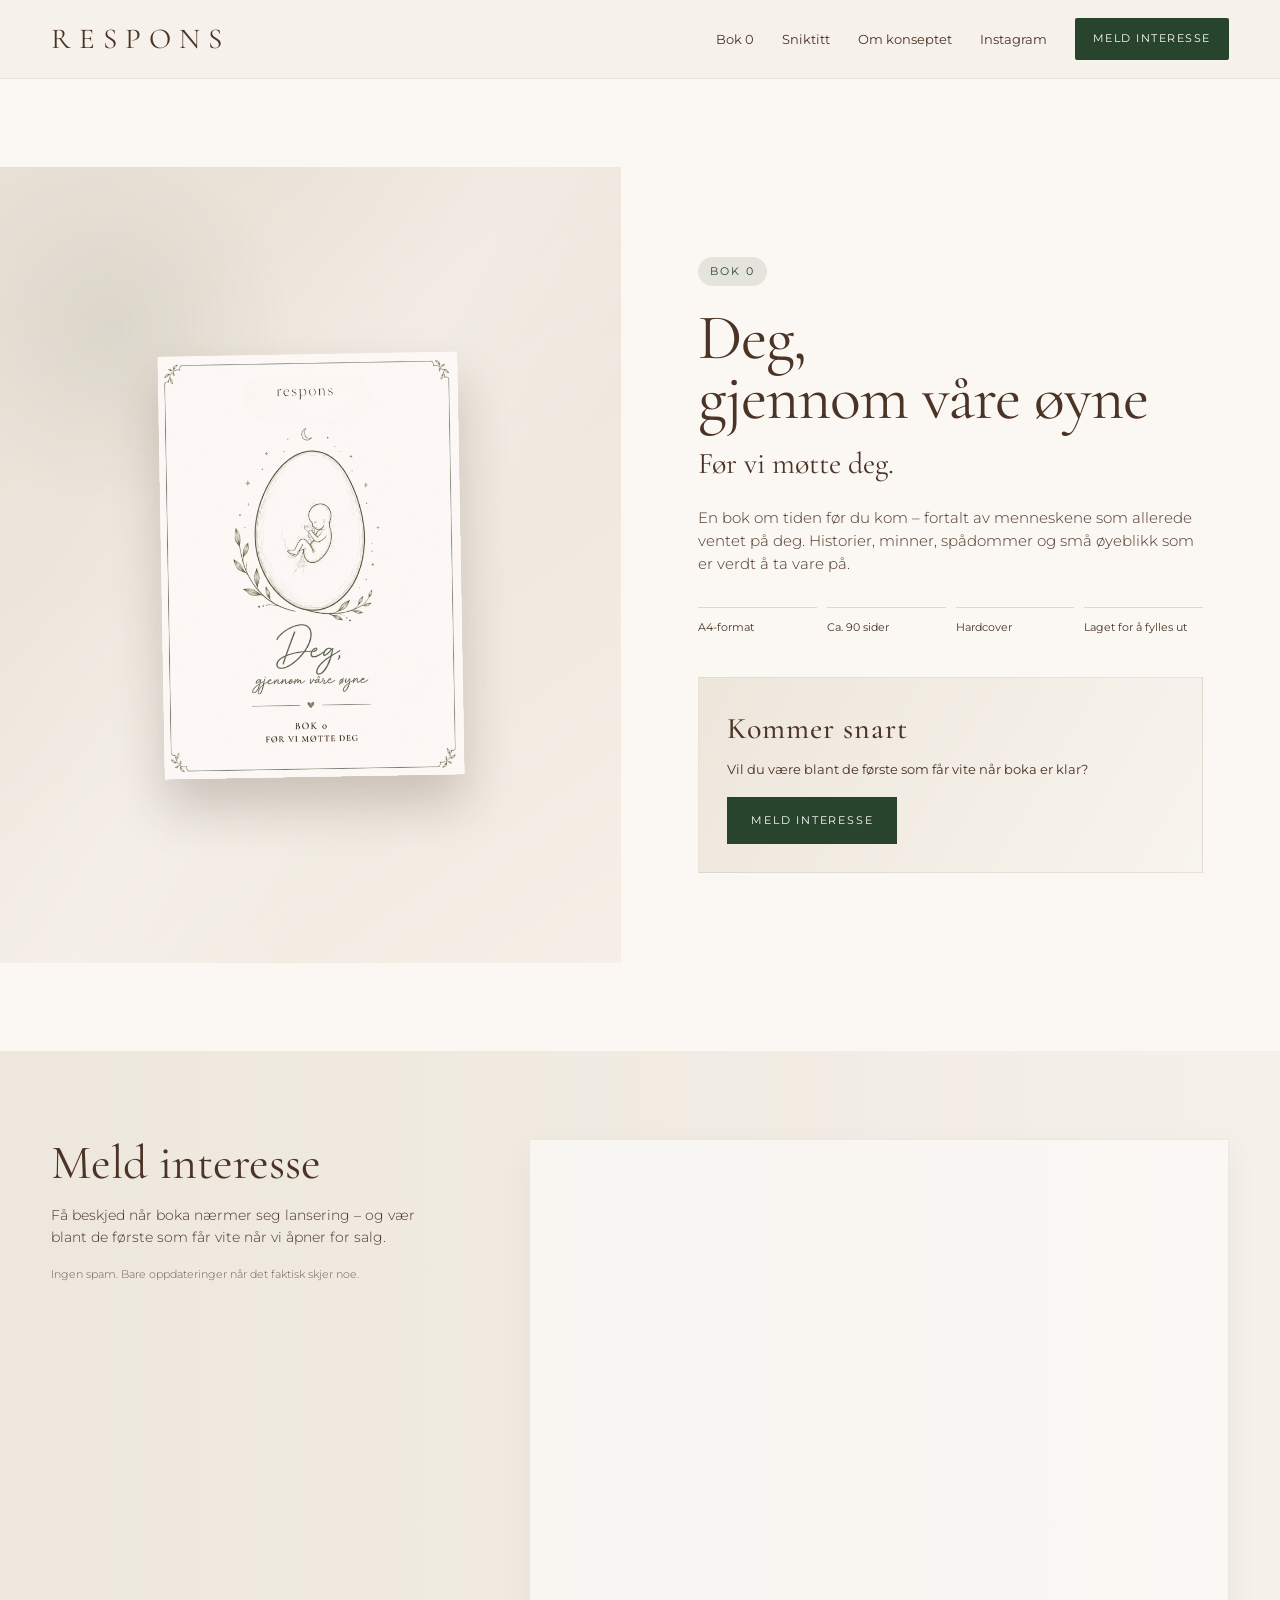
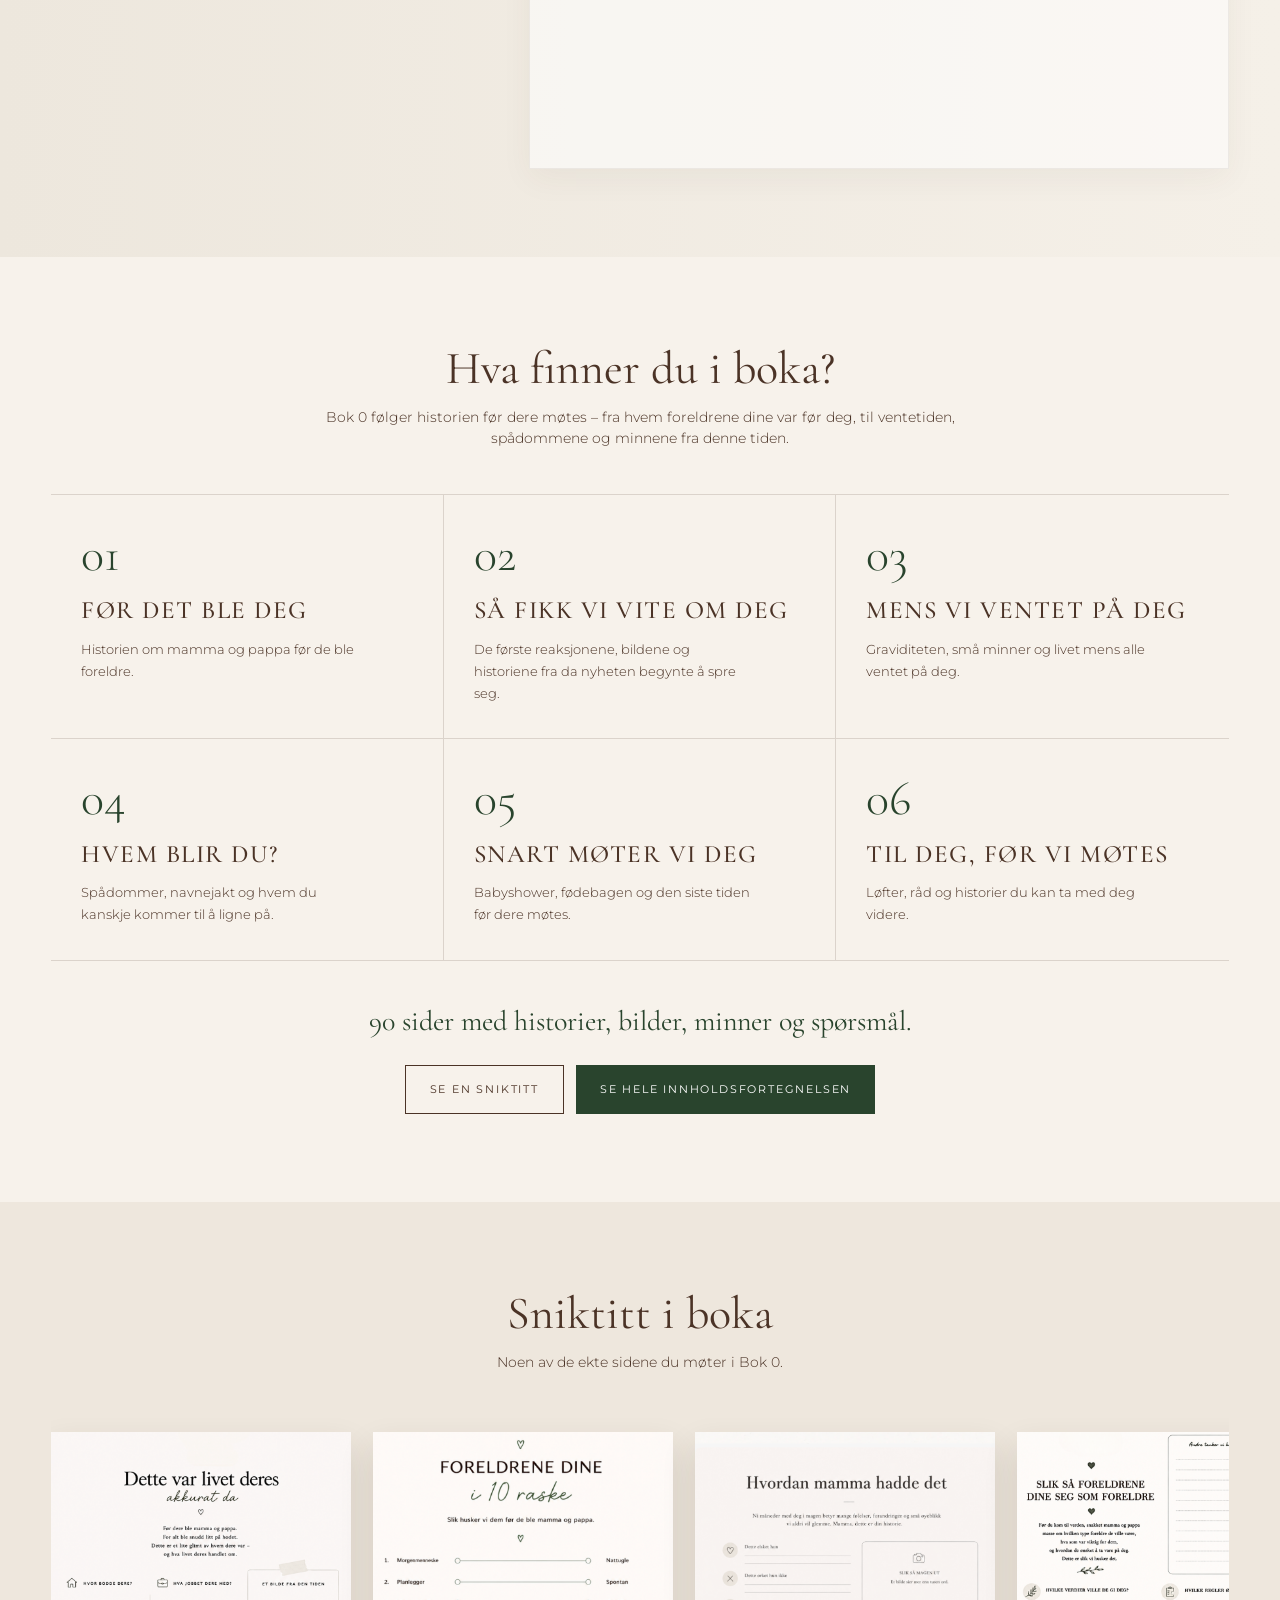
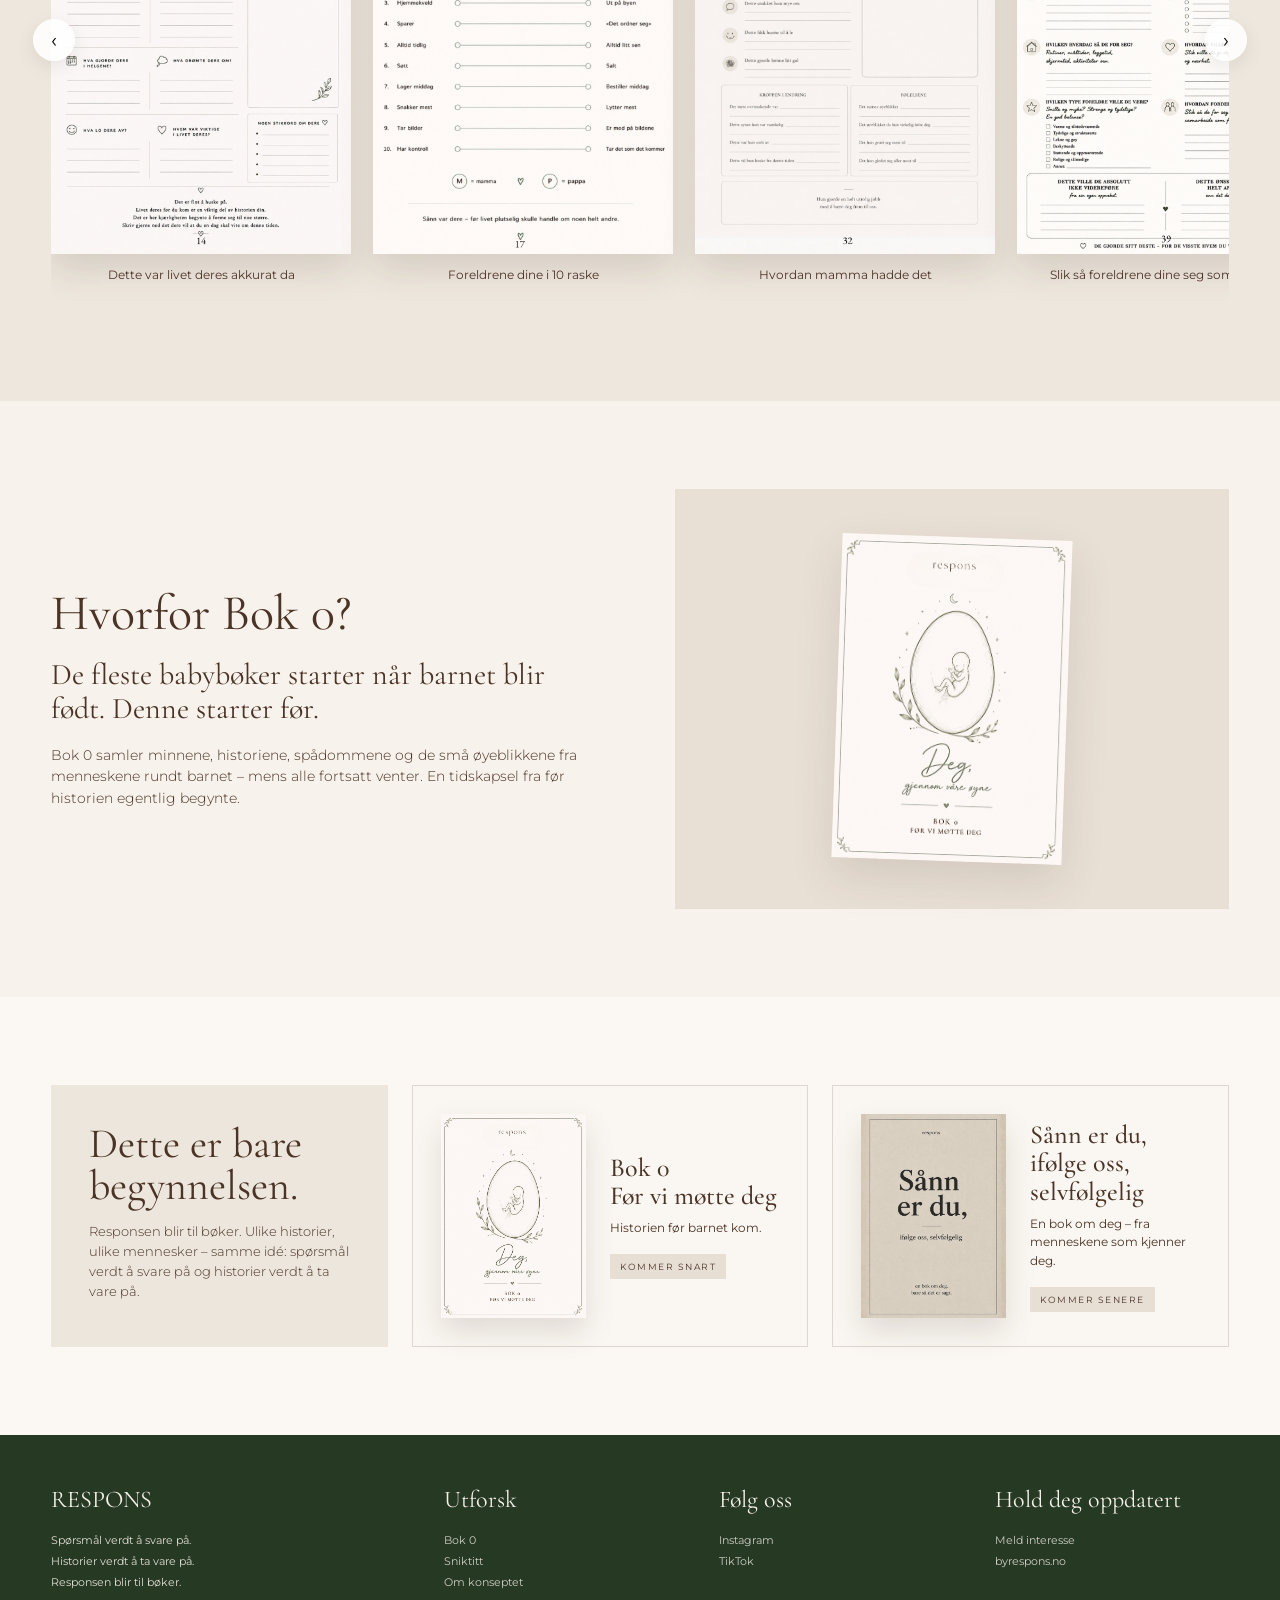
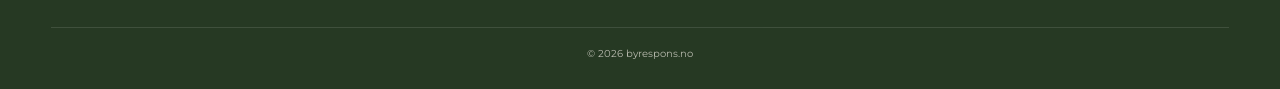
<file: index.html>
<!DOCTYPE html>
<html lang="no">
<head>
  <meta charset="UTF-8">
  <meta name="viewport" content="width=device-width, initial-scale=1.0">
  <meta name="description" content="RESPONS lager bøker som samler historier, minner og spørsmål verdt å ta vare på. Bok 0 – Før vi møtte deg – kommer snart.">
  <title>RESPONS – Bok 0 kommer snart</title>
  <link rel="preconnect" href="https://fonts.googleapis.com">
  <link rel="preconnect" href="https://fonts.gstatic.com" crossorigin>
  <link href="https://fonts.googleapis.com/css2?family=Cormorant+Garamond:wght@300;400;500;600&family=Montserrat:wght@300;400;500&display=swap" rel="stylesheet">
  <style>
    :root{
      --cream:#f7f2eb;
      --cream-2:#efe7dc;
      --paper:#fbf8f3;
      --green:#29442d;
      --green-soft:#6f7f64;
      --brown:#4b3326;
      --line:rgba(75,51,38,.16);
      --shadow:0 18px 45px rgba(60,43,31,.12);
    }
    *{box-sizing:border-box;margin:0;padding:0}
    html{scroll-behavior:smooth}
    body{font-family:"Montserrat",Arial,sans-serif;background:var(--cream);color:var(--brown);line-height:1.55}
    img{max-width:100%;display:block}
    a{color:inherit}
    button,input,select,textarea{font:inherit}
    .container{width:min(1180px,92vw);margin:0 auto}
    .serif{font-family:"Cormorant Garamond",Georgia,serif}

    header{position:sticky;top:0;z-index:20;background:rgba(247,242,235,.93);backdrop-filter:blur(12px);border-bottom:1px solid rgba(75,51,38,.08)}
    .nav{height:78px;display:flex;align-items:center;justify-content:space-between;gap:32px}
    .brand{font-family:"Cormorant Garamond",Georgia,serif;font-size:29px;letter-spacing:8px;text-decoration:none}
    .nav-links{display:flex;align-items:center;gap:28px;font-size:13px}
    .nav-links a{text-decoration:none}
    .nav-links a:hover{opacity:.6}
    .nav-cta{background:var(--green);color:white;padding:12px 18px;border-radius:2px;text-transform:uppercase;letter-spacing:1.5px;font-size:11px}

    .hero{display:grid;grid-template-columns:1fr 1.06fr;min-height:760px;background:var(--paper)}
    .hero-visual{position:relative;display:flex;align-items:center;justify-content:center;overflow:hidden;padding:64px 8vw;background:
      radial-gradient(circle at 18% 20%,rgba(41,68,45,.08),transparent 22%),
      linear-gradient(145deg,#e9e0d5,#f5efe7)}
    .hero-visual:before{content:"";position:absolute;inset:0;background:linear-gradient(120deg,transparent 25%,rgba(255,255,255,.45) 48%,transparent 70%);opacity:.55}
    .book-cover{position:relative;z-index:1;width:min(355px,72%);box-shadow:0 28px 50px rgba(58,39,27,.22);transform:rotate(-1deg)}
    .book-cover img{border-radius:2px}
    .hero-copy{padding:90px clamp(36px,6vw,90px);display:flex;flex-direction:column;justify-content:center}
    .eyebrow{font-size:11px;letter-spacing:2px;text-transform:uppercase;color:var(--green);background:rgba(111,127,100,.16);width:max-content;padding:6px 12px;border-radius:20px}
    h1{font-family:"Cormorant Garamond",Georgia,serif;font-size:clamp(54px,5vw,82px);line-height:.93;font-weight:400;margin:22px 0 14px;letter-spacing:-1px}
    .subtitle{font-family:"Cormorant Garamond",Georgia,serif;font-size:30px;margin-bottom:18px}
    .lead{max-width:560px;font-size:15px;font-weight:300}
    .facts{display:grid;grid-template-columns:repeat(4,1fr);gap:10px;margin:32px 0}
    .fact{border-top:1px solid var(--line);padding-top:12px;font-size:11px;line-height:1.35}
    .coming{background:linear-gradient(120deg,#ede6db,#f8f4ee);padding:28px;margin-top:10px;border:1px solid rgba(75,51,38,.08)}
    .coming h2{font-family:"Cormorant Garamond",Georgia,serif;font-size:30px;font-weight:500;letter-spacing:1px}
    .coming p{font-size:13px;margin:6px 0 18px}
    .button{display:inline-flex;align-items:center;justify-content:center;background:var(--green);color:white;text-decoration:none;border:none;padding:15px 24px;letter-spacing:1.8px;text-transform:uppercase;font-size:11px;cursor:pointer;transition:.2s ease}
    .button:hover{transform:translateY(-1px);opacity:.9}
    .button.outline{background:transparent;color:var(--brown);border:1px solid var(--brown)}

    section{padding:88px 0}
    .section-title{text-align:center;font-family:"Cormorant Garamond",Georgia,serif;font-size:46px;font-weight:400;line-height:1;margin-bottom:16px}
    .section-intro{text-align:center;max-width:650px;margin:0 auto 44px;font-size:14px;font-weight:300}

    .interest{background:linear-gradient(90deg,#ede7dd,#f5f0e8)}
    .interest-grid{display:grid;grid-template-columns:.75fr 1.25fr;gap:58px;align-items:start}
    .interest-copy h2{font-family:"Cormorant Garamond",Georgia,serif;font-size:48px;line-height:1;font-weight:400;margin-bottom:18px}
    .interest-copy p{font-size:14px;font-weight:300;max-width:400px}
    .tiny{font-size:11px!important;margin-top:18px;opacity:.75}
    .tally-frame{background:rgba(255,255,255,.55);border:1px solid rgba(75,51,38,.08);min-height:520px;box-shadow:0 10px 30px rgba(70,50,35,.05);overflow:hidden}
    .tally-frame iframe{width:100%;height:620px;border:0;background:transparent}

    .chapter-grid{display:grid;grid-template-columns:repeat(3,1fr);gap:0;margin-top:42px;border-top:1px solid var(--line);border-bottom:1px solid var(--line)}
    .chapter-item{padding:36px 30px 34px;border-right:1px solid var(--line);border-bottom:1px solid var(--line);min-height:220px}
    .chapter-item:nth-child(3n){border-right:none}
    .chapter-item:nth-last-child(-n+3){border-bottom:none}
    .chapter-number{display:block;font-family:"Cormorant Garamond",Georgia,serif;font-size:48px;line-height:1;color:var(--green);font-weight:300;margin-bottom:18px}
    .chapter-item h3{font-family:"Cormorant Garamond",Georgia,serif;font-size:25px;line-height:1.1;font-weight:500;text-transform:uppercase;letter-spacing:.06em;margin-bottom:13px;color:var(--brown)}
    .chapter-item p{font-size:13px;line-height:1.7;font-weight:300;max-width:280px}
    .book-summary{text-align:center;font-family:"Cormorant Garamond",Georgia,serif;font-size:28px;line-height:1.3;margin:42px auto 0;max-width:650px;color:var(--green)}
    .contents-actions{display:flex;justify-content:center;gap:12px;margin-top:26px;flex-wrap:wrap}

    .preview-section{background:#eee7dd;overflow:hidden}
    .preview-wrap{position:relative}
    .preview-track{display:flex;gap:22px;overflow-x:auto;scroll-snap-type:x mandatory;padding:14px 6px 28px;scrollbar-width:none}
    .preview-track::-webkit-scrollbar{display:none}
    .preview-card{flex:0 0 min(300px,76vw);scroll-snap-align:start}
    .preview-card img{width:100%;aspect-ratio: .71;object-fit:cover;background:white;box-shadow:0 16px 32px rgba(65,47,35,.14)}
    .preview-card p{text-align:center;font-size:12px;margin-top:12px}
    .preview-arrow{position:absolute;top:45%;transform:translateY(-50%);width:42px;height:42px;border:0;border-radius:50%;background:rgba(255,255,255,.88);box-shadow:0 6px 20px rgba(0,0,0,.08);cursor:pointer;font-size:20px;z-index:2}
    .preview-arrow.left{left:-18px}.preview-arrow.right{right:-18px}

    .why{display:grid;grid-template-columns:1fr 1fr;gap:70px;align-items:center}
    .why h2{font-family:"Cormorant Garamond",Georgia,serif;font-size:50px;font-weight:400;line-height:1;margin-bottom:20px}
    .why .bigline{font-family:"Cormorant Garamond",Georgia,serif;font-size:30px;line-height:1.15;margin-bottom:18px}
    .why p{font-size:14px;font-weight:300;max-width:560px}
    .why-card{background:#e9e0d5;padding:48px;min-height:360px;display:flex;align-items:center;justify-content:center}
    .why-card img{width:230px;box-shadow:var(--shadow);transform:rotate(2deg)}

    .future{background:var(--paper)}
    .future-grid{display:grid;grid-template-columns:.85fr 1fr 1fr;gap:24px;align-items:stretch}
    .future-intro{padding:38px;background:#ece6dc}
    .future-intro h2{font-family:"Cormorant Garamond",Georgia,serif;font-size:42px;line-height:1;font-weight:400;margin-bottom:14px}
    .future-intro p{font-size:13px;font-weight:300}
    .book-tile{display:grid;grid-template-columns:145px 1fr;gap:24px;align-items:center;border:1px solid var(--line);padding:28px;background:#faf7f2}
    .book-tile img{width:145px;aspect-ratio:.71;object-fit:cover;box-shadow:0 14px 28px rgba(70,50,35,.14)}
    .book-tile h3{font-family:"Cormorant Garamond",Georgia,serif;font-size:26px;font-weight:500;line-height:1.1;margin-bottom:8px}
    .book-tile p{font-size:12px;margin-bottom:16px}
    .badge{font-size:9px;letter-spacing:1.5px;text-transform:uppercase;background:#e7dfd3;padding:7px 10px;width:max-content}

    footer{background:#263923;color:#f5f0e8;padding:46px 0 28px}
    .footer-grid{display:grid;grid-template-columns:1.2fr repeat(3,.8fr);gap:42px}
    footer h4{font-family:"Cormorant Garamond",Georgia,serif;font-size:24px;font-weight:400;margin-bottom:12px}
    footer p,footer a{font-size:11px;line-height:1.9;color:inherit;text-decoration:none;opacity:.9}
    .footer-bottom{margin-top:34px;padding-top:18px;border-top:1px solid rgba(255,255,255,.16);font-size:10px;opacity:.7;text-align:center}

    dialog{width:min(980px,94vw);max-height:90vh;border:0;padding:0;background:var(--cream);box-shadow:0 30px 80px rgba(0,0,0,.28)}
    dialog::backdrop{background:rgba(25,20,17,.58)}
    .modal-head{display:flex;align-items:center;justify-content:space-between;padding:20px 24px;border-bottom:1px solid var(--line)}
    .modal-head h3{font-family:"Cormorant Garamond",Georgia,serif;font-size:30px;font-weight:400}
    .close{border:0;background:none;font-size:28px;cursor:pointer;color:var(--brown)}
    .toc-grid{display:grid;grid-template-columns:1fr 1fr;gap:18px;padding:22px;overflow:auto;max-height:75vh}
    .toc-grid img{width:100%;box-shadow:0 10px 24px rgba(0,0,0,.08)}

    @media(max-width:980px){
      .hero{grid-template-columns:1fr;min-height:auto}
      .hero-visual{min-height:620px}
      .hero-copy{padding:64px 7vw}
      .interest-grid,.why,.future-grid{grid-template-columns:1fr}
      .facts{grid-template-columns:repeat(2,1fr)}
      .chapter-grid{grid-template-columns:repeat(2,1fr)}
      .chapter-item{border-right:1px solid var(--line);border-bottom:1px solid var(--line)}
      .chapter-item:nth-child(3n){border-right:1px solid var(--line)}
      .chapter-item:nth-child(2n){border-right:none}
      .chapter-item:nth-last-child(-n+3){border-bottom:1px solid var(--line)}
      .chapter-item:nth-last-child(-n+2){border-bottom:none}
      .book-tile{grid-template-columns:120px 1fr}
      .book-tile img{width:120px}
      .footer-grid{grid-template-columns:1fr 1fr}
    }
    @media(max-width:700px){
      .container{width:min(92vw,640px)}
      .nav{height:66px}.brand{font-size:22px;letter-spacing:5px}.nav-links>a:not(.nav-cta){display:none}
      .nav-cta{padding:10px 12px;font-size:9px}
      .hero-visual{min-height:500px;padding:48px 12vw}.book-cover{width:min(300px,78%)}
      .hero-copy{padding:48px 6vw}h1{font-size:56px}.subtitle{font-size:25px}
      section{padding:64px 0}.section-title{font-size:40px}
      .interest-grid{gap:30px}.interest-copy h2{font-size:42px}.tally-frame iframe{height:690px}
      .chapter-grid{grid-template-columns:1fr}
      .chapter-item{border-right:none!important;border-bottom:1px solid var(--line)!important;min-height:auto;padding:28px 10px}
      .chapter-item:last-child{border-bottom:none!important}
      .chapter-number{font-size:42px}
      .chapter-item h3{font-size:22px}
      .book-summary{font-size:25px;margin-top:34px}
      .preview-arrow{display:none}
      .why{gap:34px}.why h2{font-size:42px}.why-card{min-height:300px;padding:32px}
      .future-grid{gap:16px}.book-tile{grid-template-columns:92px 1fr;padding:20px;gap:18px}.book-tile img{width:92px}
      .footer-grid{grid-template-columns:1fr}.toc-grid{grid-template-columns:1fr}
    }
  </style>
</head>
<body>
<header>
  <div class="container nav">
    <a class="brand" href="#top">RESPONS</a>
    <nav class="nav-links" aria-label="Hovedmeny">
      <a href="#bok0">Bok 0</a>
      <a href="#sniktitt">Sniktitt</a>
      <a href="#hvorfor">Om konseptet</a>
      <a href="https://www.instagram.com/byrespons/" target="_blank" rel="noopener">Instagram</a>
      <a class="nav-cta" href="#interesse">Meld interesse</a>
    </nav>
  </div>
</header>

<main id="top">
  <section class="hero" id="bok0">
    <div class="hero-visual">
      <div class="book-cover"><img src="bok0-forside.jpeg" alt="Forsiden til Bok 0 – Deg, gjennom våre øyne"></div>
    </div>
    <div class="hero-copy">
      <span class="eyebrow">Bok 0</span>
      <h1>Deg,<br>gjennom våre øyne</h1>
      <div class="subtitle">Før vi møtte deg.</div>
      <p class="lead">En bok om tiden før du kom – fortalt av menneskene som allerede ventet på deg. Historier, minner, spådommer og små øyeblikk som er verdt å ta vare på.</p>
      <div class="facts">
        <div class="fact">A4-format</div>
        <div class="fact">Ca. 90 sider</div>
        <div class="fact">Hardcover</div>
        <div class="fact">Laget for å fylles ut</div>
      </div>
      <div class="coming">
        <h2>Kommer snart</h2>
        <p>Vil du være blant de første som får vite når boka er klar?</p>
        <a class="button" href="#interesse">Meld interesse</a>
      </div>
    </div>
  </section>

  <section class="interest" id="interesse">
    <div class="container interest-grid">
      <div class="interest-copy">
        <h2>Meld interesse</h2>
        <p>Få beskjed når boka nærmer seg lansering – og vær blant de første som får vite når vi åpner for salg.</p>
        <p class="tiny">Ingen spam. Bare oppdateringer når det faktisk skjer noe.</p>
      </div>
      <div class="tally-frame">
        <iframe data-tally-src="https://tally.so/embed/yPaRPg?alignLeft=1&hideTitle=1&transparentBackground=1&dynamicHeight=1" loading="lazy" width="100%" height="620" frameborder="0" marginheight="0" marginwidth="0" title="Interesseskjema"></iframe>
      </div>
    </div>
  </section>

  <section id="innhold">
    <div class="container">
      <h2 class="section-title">Hva finner du i boka?</h2>
      <p class="section-intro">Bok 0 følger historien før dere møtes – fra hvem foreldrene dine var før deg, til ventetiden, spådommene og minnene fra denne tiden.</p>

      <div class="chapter-grid">
        <article class="chapter-item">
          <span class="chapter-number">01</span>
          <h3>Før det ble deg</h3>
          <p>Historien om mamma og pappa før de ble foreldre.</p>
        </article>

        <article class="chapter-item">
          <span class="chapter-number">02</span>
          <h3>Så fikk vi vite om deg</h3>
          <p>De første reaksjonene, bildene og historiene fra da nyheten begynte å spre seg.</p>
        </article>

        <article class="chapter-item">
          <span class="chapter-number">03</span>
          <h3>Mens vi ventet på deg</h3>
          <p>Graviditeten, små minner og livet mens alle ventet på deg.</p>
        </article>

        <article class="chapter-item">
          <span class="chapter-number">04</span>
          <h3>Hvem blir du?</h3>
          <p>Spådommer, navnejakt og hvem du kanskje kommer til å ligne på.</p>
        </article>

        <article class="chapter-item">
          <span class="chapter-number">05</span>
          <h3>Snart møter vi deg</h3>
          <p>Babyshower, fødebagen og den siste tiden før dere møtes.</p>
        </article>

        <article class="chapter-item">
          <span class="chapter-number">06</span>
          <h3>Til deg, før vi møtes</h3>
          <p>Løfter, råd og historier du kan ta med deg videre.</p>
        </article>
      </div>

      <p class="book-summary">90 sider med historier, bilder, minner og spørsmål.</p>
      <div class="contents-actions">
        <a class="button outline" href="#sniktitt">Se en sniktitt</a>
        <button class="button" type="button" onclick="document.getElementById('tocModal').showModal()">Se hele innholdsfortegnelsen</button>
      </div>
    </div>
  </section>

  <section class="preview-section" id="sniktitt">
    <div class="container">
      <h2 class="section-title">Sniktitt i boka</h2>
      <p class="section-intro">Noen av de ekte sidene du møter i Bok 0.</p>
      <div class="preview-wrap">
        <button class="preview-arrow left" aria-label="Forrige side" onclick="slidePreview(-1)">‹</button>
        <div class="preview-track" id="previewTrack">
          <article class="preview-card"><img src="sniktitt-livet.png" alt="Dette var livet deres akkurat da"><p>Dette var livet deres akkurat da</p></article>
          <article class="preview-card"><img src="sniktitt-10-raske.png" alt="Foreldrene dine i 10 raske"><p>Foreldrene dine i 10 raske</p></article>
          <article class="preview-card"><img src="sniktitt-mamma.png" alt="Hvordan mamma hadde det"><p>Hvordan mamma hadde det</p></article>
          <article class="preview-card"><img src="sniktitt-foreldre.png" alt="Slik så foreldrene dine seg som foreldre"><p>Slik så foreldrene dine seg som foreldre</p></article>
          <article class="preview-card"><img src="sniktitt-mamma-pappa.png" alt="Mamma eller pappa"><p>Mamma eller pappa?</p></article>
          <article class="preview-card"><img src="sniktitt-problem.png" alt="Dette kommer til å bli et problem"><p>Dette kommer til å bli et problem</p></article>
        </div>
        <button class="preview-arrow right" aria-label="Neste side" onclick="slidePreview(1)">›</button>
      </div>
    </div>
  </section>

  <section id="hvorfor">
    <div class="container why">
      <div>
        <h2>Hvorfor Bok 0?</h2>
        <div class="bigline">De fleste babybøker starter når barnet blir født. Denne starter før.</div>
        <p>Bok 0 samler minnene, historiene, spådommene og de små øyeblikkene fra menneskene rundt barnet – mens alle fortsatt venter. En tidskapsel fra før historien egentlig begynte.</p>
      </div>
      <div class="why-card"><img src="bok0-forside.jpeg" alt="Bok 0"></div>
    </div>
  </section>

  <section class="future">
    <div class="container future-grid">
      <div class="future-intro">
        <h2>Dette er bare begynnelsen.</h2>
        <p>Responsen blir til bøker. Ulike historier, ulike mennesker – samme idé: spørsmål verdt å svare på og historier verdt å ta vare på.</p>
      </div>
      <article class="book-tile">
        <img src="bok0-forside.jpeg" alt="Bok 0">
        <div><h3>Bok 0<br>Før vi møtte deg</h3><p>Historien før barnet kom.</p><span class="badge">Kommer snart</span></div>
      </article>
      <article class="book-tile">
        <img src="sann-er-du.jpeg" alt="Sånn er du, ifølge oss, selvfølgelig">
        <div><h3>Sånn er du,<br>ifølge oss, selvfølgelig</h3><p>En bok om deg – fra menneskene som kjenner deg.</p><span class="badge">Kommer senere</span></div>
      </article>
    </div>
  </section>
</main>

<footer>
  <div class="container footer-grid">
    <div><h4>RESPONS</h4><p>Spørsmål verdt å svare på.<br>Historier verdt å ta vare på.<br>Responsen blir til bøker.</p></div>
    <div><h4>Utforsk</h4><p><a href="#bok0">Bok 0</a><br><a href="#sniktitt">Sniktitt</a><br><a href="#hvorfor">Om konseptet</a></p></div>
    <div><h4>Følg oss</h4><p><a href="https://www.instagram.com/byrespons/" target="_blank" rel="noopener">Instagram</a><br><a href="https://www.tiktok.com/@byrespons" target="_blank" rel="noopener">TikTok</a></p></div>
    <div><h4>Hold deg oppdatert</h4><p><a href="#interesse">Meld interesse</a><br><a href="https://byrespons.no">byrespons.no</a></p></div>
  </div>
  <div class="container footer-bottom">© 2026 byrespons.no</div>
</footer>

<dialog id="tocModal">
  <div class="modal-head"><h3>Innholdsfortegnelse</h3><button class="close" aria-label="Lukk" onclick="document.getElementById('tocModal').close()">×</button></div>
  <div class="toc-grid"><img src="innhold-1.png" alt="Innholdsfortegnelse side 1"><img src="innhold-2.png" alt="Innholdsfortegnelse side 2"></div>
</dialog>

<script>
  function slidePreview(direction){
    const track=document.getElementById('previewTrack');
    const card=track.querySelector('.preview-card');
    const amount=(card?.offsetWidth||300)+22;
    track.scrollBy({left:direction*amount,behavior:'smooth'});
  }
  const modal=document.getElementById('tocModal');
  modal.addEventListener('click',e=>{if(e.target===modal)modal.close();});
  var d=document,w="https://tally.so/widgets/embed.js",v=function(){if(typeof Tally!=="undefined")Tally.loadEmbeds();else d.querySelectorAll("iframe[data-tally-src]:not([src])").forEach(function(e){e.src=e.dataset.tallySrc})};
  if(typeof Tally!=="undefined")v();else if(d.querySelector('script[src="'+w+'"]')==null){var s=d.createElement("script");s.src=w;s.onload=v;s.onerror=v;d.body.appendChild(s)}
</script>
</body>
</html>
</file>
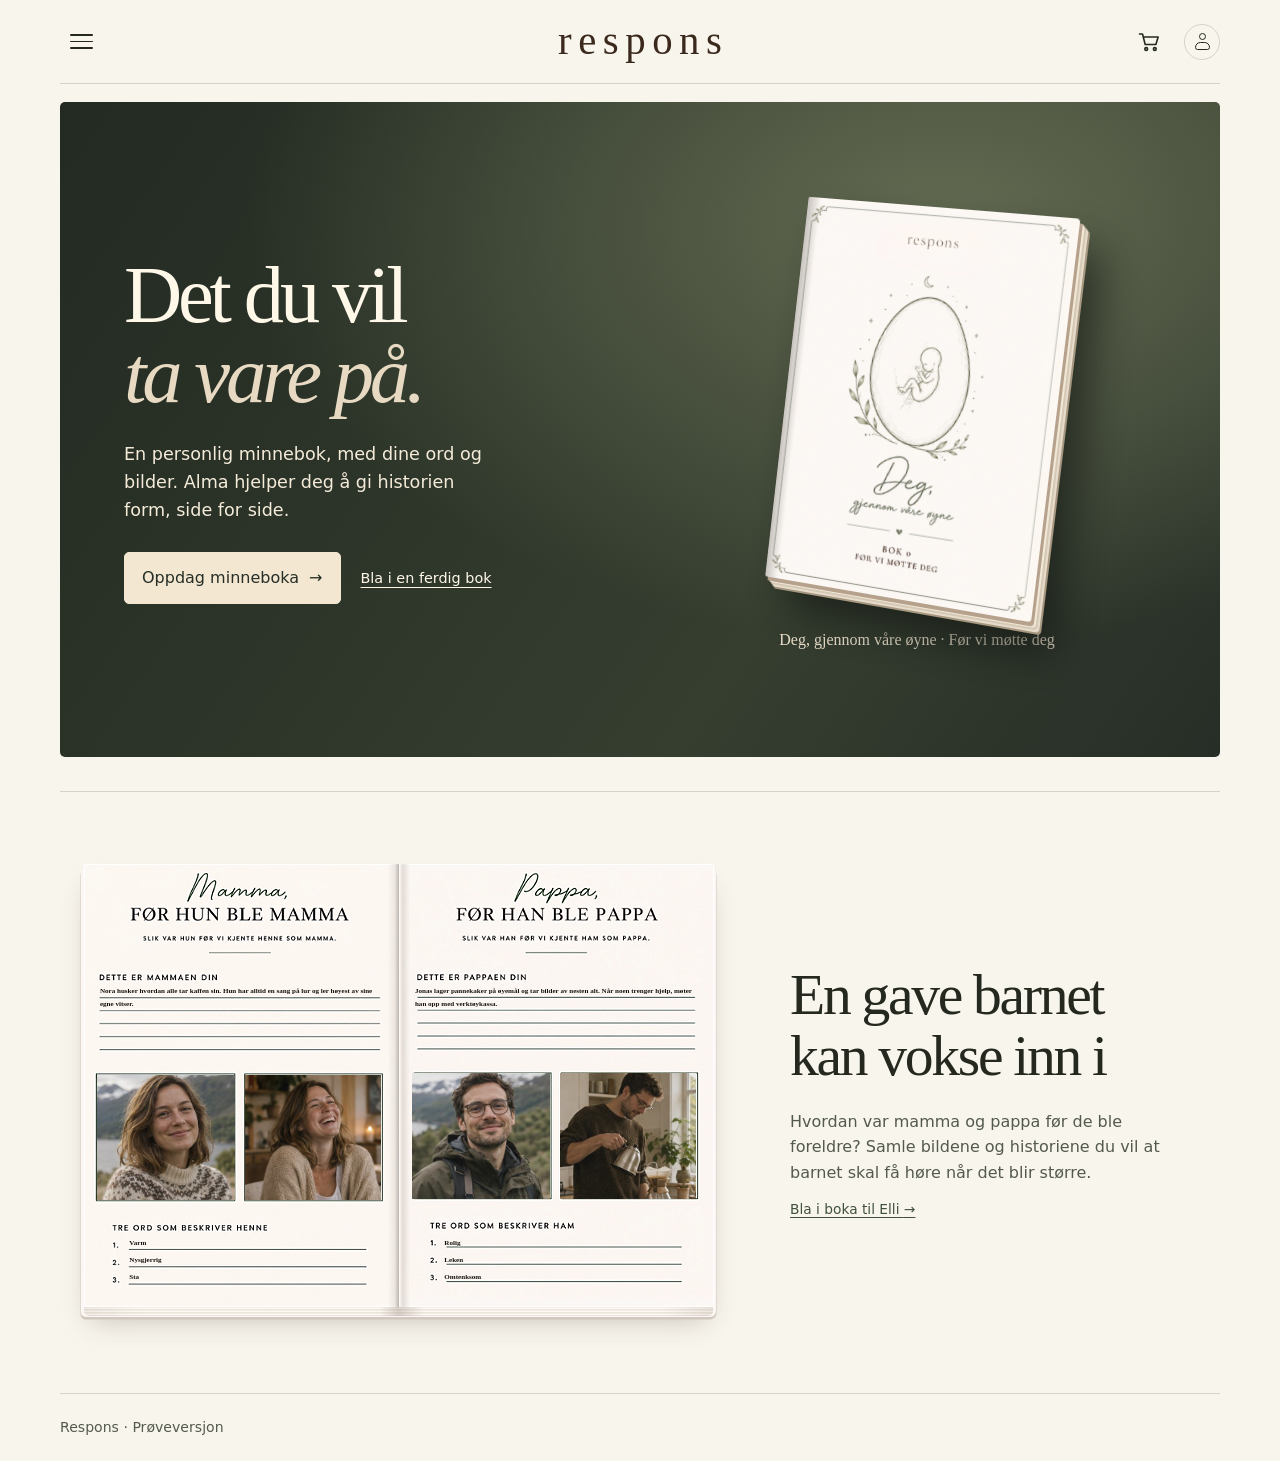
<file: respons/index.html>
<!doctype html>
<html lang="nb">
<head>
<meta charset="utf-8">
<meta name="viewport" content="width=device-width, initial-scale=1">
<title>Respons – din personlige minnebok</title>
<link rel="stylesheet" href="style.css">
<script type="module" src="app.js"></script>
</head>
<body>
<header>
<button id="menu-toggle" class="menu-trigger" aria-label="Åpne meny" aria-haspopup="dialog" aria-controls="site-menu" aria-expanded="false">
  <span class="menu-bars" aria-hidden="true"><i></i><i></i><i></i></span>
</button>
<div class="header-brand">
  <a href="./" class="brand" aria-label="Respons – forsiden">respons</a>
</div>
<nav class="account-nav" aria-label="Mine sider">
<button id="cart" class="nav-button cart-button" aria-label="Handlevogn">
  <svg class="cart-icon" viewBox="0 0 24 24" fill="none" stroke="currentColor" stroke-width="1.6" stroke-linecap="round" stroke-linejoin="round" aria-hidden="true">
    <path d="M2.5 4h3l2.7 10.5h10.7l2.2-7.5H6.3"></path>
    <circle cx="9.2" cy="19" r="1.4"></circle>
    <circle cx="17.8" cy="19" r="1.4"></circle>
  </svg>
  <span id="cart-count" hidden></span>
</button>
<button id="profile" class="nav-button profile" aria-label="Profil"><span class="person" aria-hidden="true"></span></button>
</nav>
</header>
<dialog id="site-menu" class="site-drawer" aria-labelledby="site-menu-title">
  <div class="drawer-heading">
    <h2 id="site-menu-title">Meny</h2>
    <button id="menu-close" class="secondary" aria-label="Lukk meny" autofocus>×</button>
  </div>
  <nav aria-label="Hovedmeny">
    <h3>Anledninger</h3>
    <div class="occasion-list" id="occasion-list"></div>
    <div class="drawer-links">
      <button class="drawer-link" data-menu-action="guide">Hvordan lager du din bok?</button>
      <button class="drawer-link" data-menu-action="examples">Eksempler fra andre kunder</button>
      <button class="drawer-link" data-menu-action="projects">Mine prosjekter</button>
      <button class="drawer-link" data-menu-action="about">Om oss</button>
      <button class="drawer-link" data-menu-action="profile">Profil</button>
    </div>
  </nav>
</dialog>
<dialog id="account-dialog" class="account-dialog" aria-labelledby="account-heading">
  <div class="account-dialog-heading">
    <h2 id="account-heading">Logg inn</h2>
    <button id="account-close" class="secondary" type="button" aria-label="Lukk innlogging">×</button>
  </div>
  <div id="account-content"></div>
  <p id="account-status" role="status"></p>
</dialog>
<main>
<section id="home" class="hero">
  <div class="home-intro">
    <h1>Det du vil<br><em>ta vare på.</em></h1>
    <p class="intro">En personlig minnebok, med dine ord og bilder. Alma hjelper deg å gi historien form, side for side.</p>
    <div class="actions">
      <button id="start">Oppdag minneboka <span aria-hidden="true">→</span></button>
      <a id="example" href="#eksempel-elli">Bla i en ferdig bok</a>
    </div>
  </div>
  <figure class="home-book">
    <div class="home-book-object">
      <div class="pregnancy-art" data-art-page="1" role="img" aria-label="Omslaget til Deg, gjennom våre øyne · Før vi møtte deg"></div>
    </div>
    <figcaption>Deg, gjennom våre øyne <span aria-hidden="true">·</span> Før vi møtte deg</figcaption>
  </figure>
</section>
<section id="work" class="work" hidden>
<div class="project-toolbar">
  <p id="step" class="eyebrow"></p>
  <div id="project-save" class="project-save print-hide" hidden>
    <button id="add-photo-page" class="secondary" hidden>Legg til bildeside</button>
    <button id="book-questions" class="secondary" hidden>Spørsmålsoversikt</button>
    <button id="save-project" class="secondary">Lagre prosjekt</button>
    <p id="save-confirmation" role="status"></p>
  </div>
</div>
<div id="panel"></div>
<p id="status" role="status"></p>
</section>
<section class="formats home-story" id="formats" aria-labelledby="home-story-title">
  <div class="home-book-spread book-viewer pregnancy-viewer" data-binding="hard" role="region" aria-label="Eksempeloppslag fra minneboka til Elli">
    <div class="book-stage"></div>
  </div>
  <div>
    <h2 id="home-story-title">En gave barnet kan vokse inn i</h2>
    <p>Hvordan var mamma og pappa før de ble foreldre? Samle bildene og historiene du vil at barnet skal få høre når det blir større.</p>
    <a class="product-example-link" href="#eksempel-elli">Bla i boka til Elli <span aria-hidden="true">→</span></a>
  </div>
</section>
</main>
<footer>Respons · Prøveversjon</footer>
</body>
</html>
</file>
